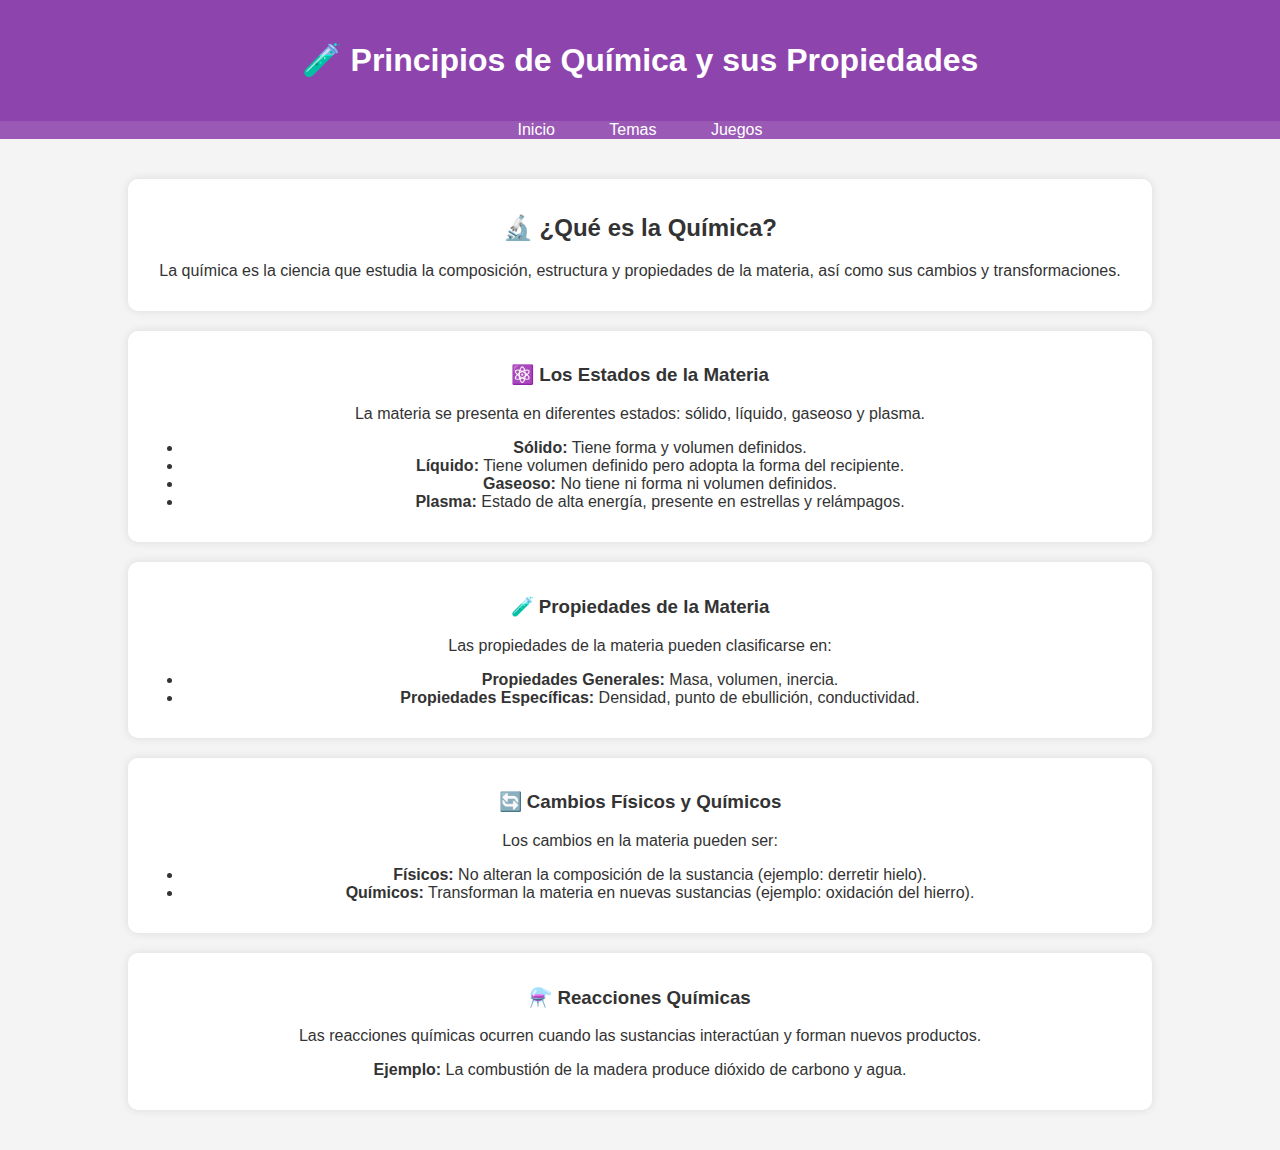
<file: Quimica/index.html>
<!DOCTYPE html>
<html lang="es">
<head>
    <meta charset="UTF-8">
    <meta name="viewport" content="width=device-width, initial-scale=1.0">
    <title>Principios de Química</title>
    <link rel="stylesheet" href="css/style.css">
</head>
<body>
    <header>
        <h1>🧪 Principios de Química y sus Propiedades</h1>
    </header>

    <nav>
        <ul>
            <li><a href="index.html">Inicio</a></li>
            <li><a href="temas.html">Temas</a></li>
            <li><a href="juegos.html">Juegos</a></li>
            
        </ul>
    </nav>

    <main>
        <section>
            <h2>🔬 ¿Qué es la Química?</h2>
            <p>La química es la ciencia que estudia la composición, estructura y propiedades de la materia, así como sus cambios y transformaciones.</p>
        </section>

        <section class="subtema">
            <h3>⚛️ Los Estados de la Materia</h3>
            <p>La materia se presenta en diferentes estados: sólido, líquido, gaseoso y plasma.</p>
            <ul>
                <li><strong>Sólido:</strong> Tiene forma y volumen definidos.</li>
                <li><strong>Líquido:</strong> Tiene volumen definido pero adopta la forma del recipiente.</li>
                <li><strong>Gaseoso:</strong> No tiene ni forma ni volumen definidos.</li>
                <li><strong>Plasma:</strong> Estado de alta energía, presente en estrellas y relámpagos.</li>
            </ul>
        </section>

        <section class="subtema">
            <h3>🧪 Propiedades de la Materia</h3>
            <p>Las propiedades de la materia pueden clasificarse en:</p>
            <ul>
                <li><strong>Propiedades Generales:</strong> Masa, volumen, inercia.</li>
                <li><strong>Propiedades Específicas:</strong> Densidad, punto de ebullición, conductividad.</li>
            </ul>
        </section>

        <section class="subtema">
            <h3>🔄 Cambios Físicos y Químicos</h3>
            <p>Los cambios en la materia pueden ser:</p>
            <ul>
                <li><strong>Físicos:</strong> No alteran la composición de la sustancia (ejemplo: derretir hielo).</li>
                <li><strong>Químicos:</strong> Transforman la materia en nuevas sustancias (ejemplo: oxidación del hierro).</li>
            </ul>
        </section>

        <section class="subtema">
            <h3>⚗️ Reacciones Químicas</h3>
            <p>Las reacciones químicas ocurren cuando las sustancias interactúan y forman nuevos productos.</p>
            <p><strong>Ejemplo:</strong> La combustión de la madera produce dióxido de carbono y agua.</p>
        </section>


        <!-- Juego: Elementos Químicos -->
        
    </main>

    
</body>
</html>
</file>
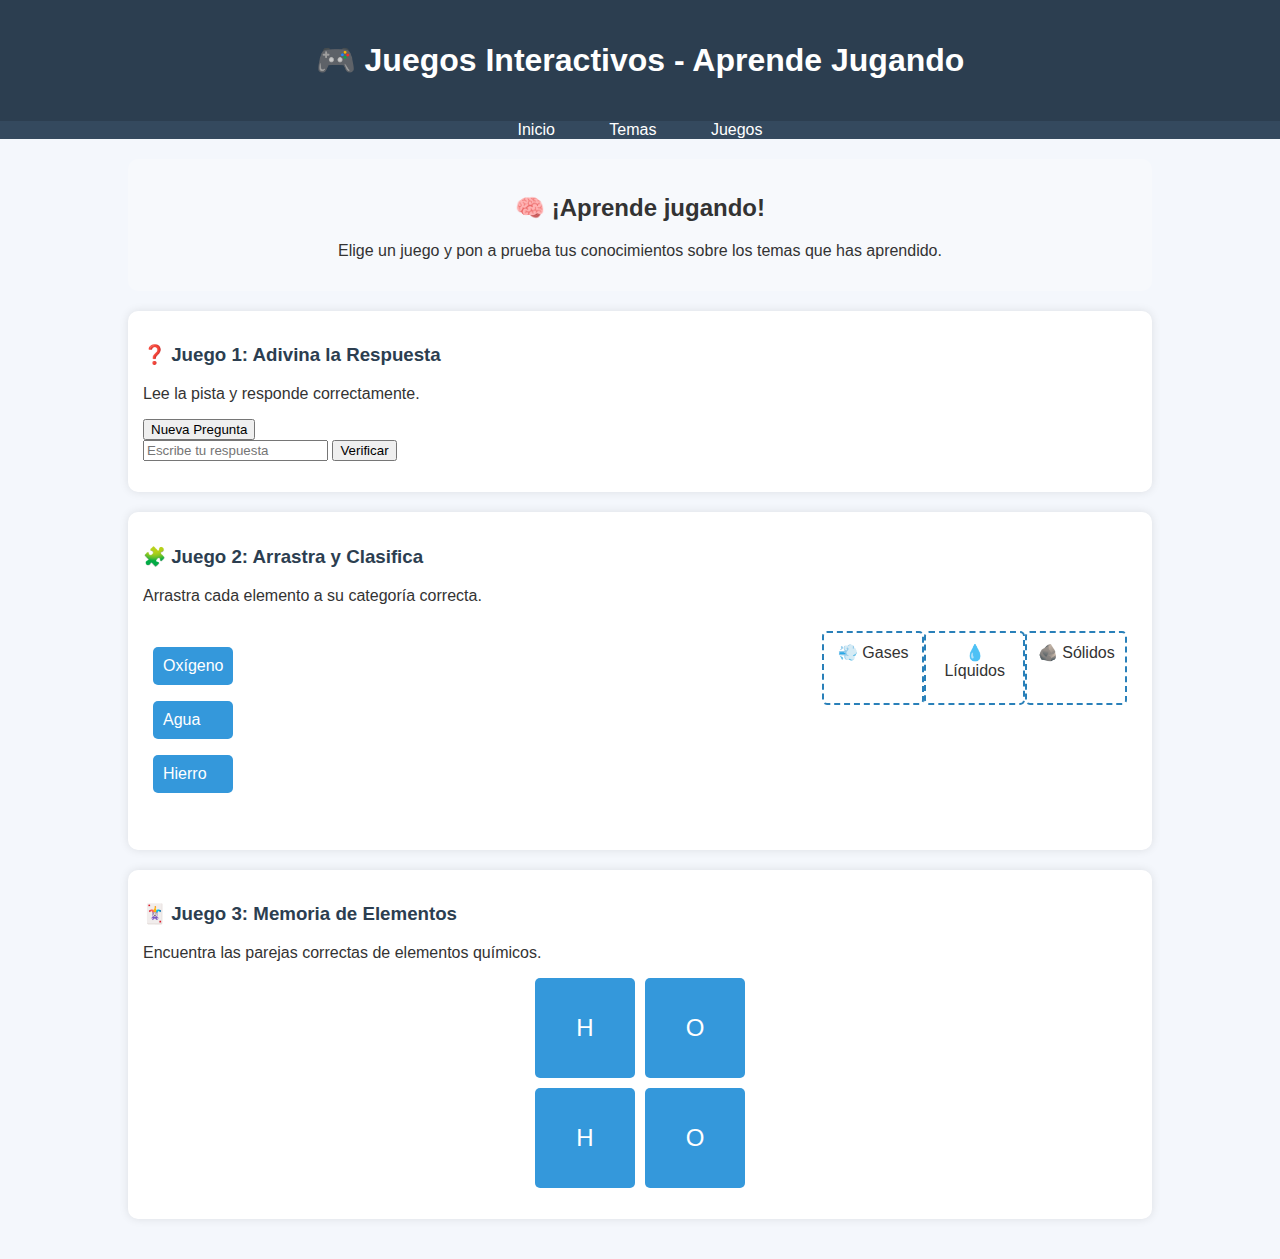
<file: Quimica/juegos.html>
<!DOCTYPE html>
<html lang="es">
<head>
    <meta charset="UTF-8">
    <meta name="viewport" content="width=device-width, initial-scale=1.0">
    <title>Juegos Interactivos</title>
    <link rel="stylesheet" href="css/style-juegos.css">
</head>
<body>
    <header>
        <h1>🎮 Juegos Interactivos - Aprende Jugando</h1>
    </header>

    <nav>
        <ul>
            <li><a href="index.html">Inicio</a></li>
            <li><a href="temas.html">Temas</a></li>
            <li><a href="juegos.html">Juegos</a></li>
        </ul>
    </nav>

    <main>
        <section class="introduccion">
            <h2>🧠 ¡Aprende jugando!</h2>
            <p>Elige un juego y pon a prueba tus conocimientos sobre los temas que has aprendido.</p>
        </section>

        <!-- Juego 1: Adivina la Respuesta -->
        <section class="juego">
            <h3>❓ Juego 1: Adivina la Respuesta</h3>
            <p>Lee la pista y responde correctamente.</p>
            <p id="pista"></p>
            <button onclick="mostrarPregunta()">Nueva Pregunta</button>
            <br>
            <input type="text" id="respuesta" placeholder="Escribe tu respuesta">
            <button onclick="verificarRespuesta()">Verificar</button>
            <p id="resultado"></p>
        </section>

        <!-- Juego 2: Arrastra y Clasifica -->
        <section class="juego">
            <h3>🧩 Juego 2: Arrastra y Clasifica</h3>
            <p>Arrastra cada elemento a su categoría correcta.</p>
            <div class="drag-container">
                <div class="opciones">
                    <p draggable="true" ondragstart="drag(event)" id="elemento1">Oxígeno</p>
                    <p draggable="true" ondragstart="drag(event)" id="elemento2">Agua</p>
                    <p draggable="true" ondragstart="drag(event)" id="elemento3">Hierro</p>
                </div>
                <div class="categorias">
                    <div class="dropzone" ondrop="drop(event)" ondragover="allowDrop(event)" data-categoria="gas">💨 Gases</div>
                    <div class="dropzone" ondrop="drop(event)" ondragover="allowDrop(event)" data-categoria="liquido">💧 Líquidos</div>
                    <div class="dropzone" ondrop="drop(event)" ondragover="allowDrop(event)" data-categoria="solido">🪨 Sólidos</div>
                </div>
            </div>
            <p id="mensaje"></p>
        </section>

        <!-- Juego 3: Memoria -->
        <section class="juego">
            <h3>🃏 Juego 3: Memoria de Elementos</h3>
            <p>Encuentra las parejas correctas de elementos químicos.</p>
            <div class="memoria-grid">
                <div class="tarjeta" onclick="voltear(this)">H</div>
                <div class="tarjeta" onclick="voltear(this)">O</div>
                <div class="tarjeta" onclick="voltear(this)">H</div>
                <div class="tarjeta" onclick="voltear(this)">O</div>
            </div>
            <p id="memoriaMensaje"></p>
        </section>
    </main>

    <script src="js/juegos.js"></script>
</body>
</html>
</file>
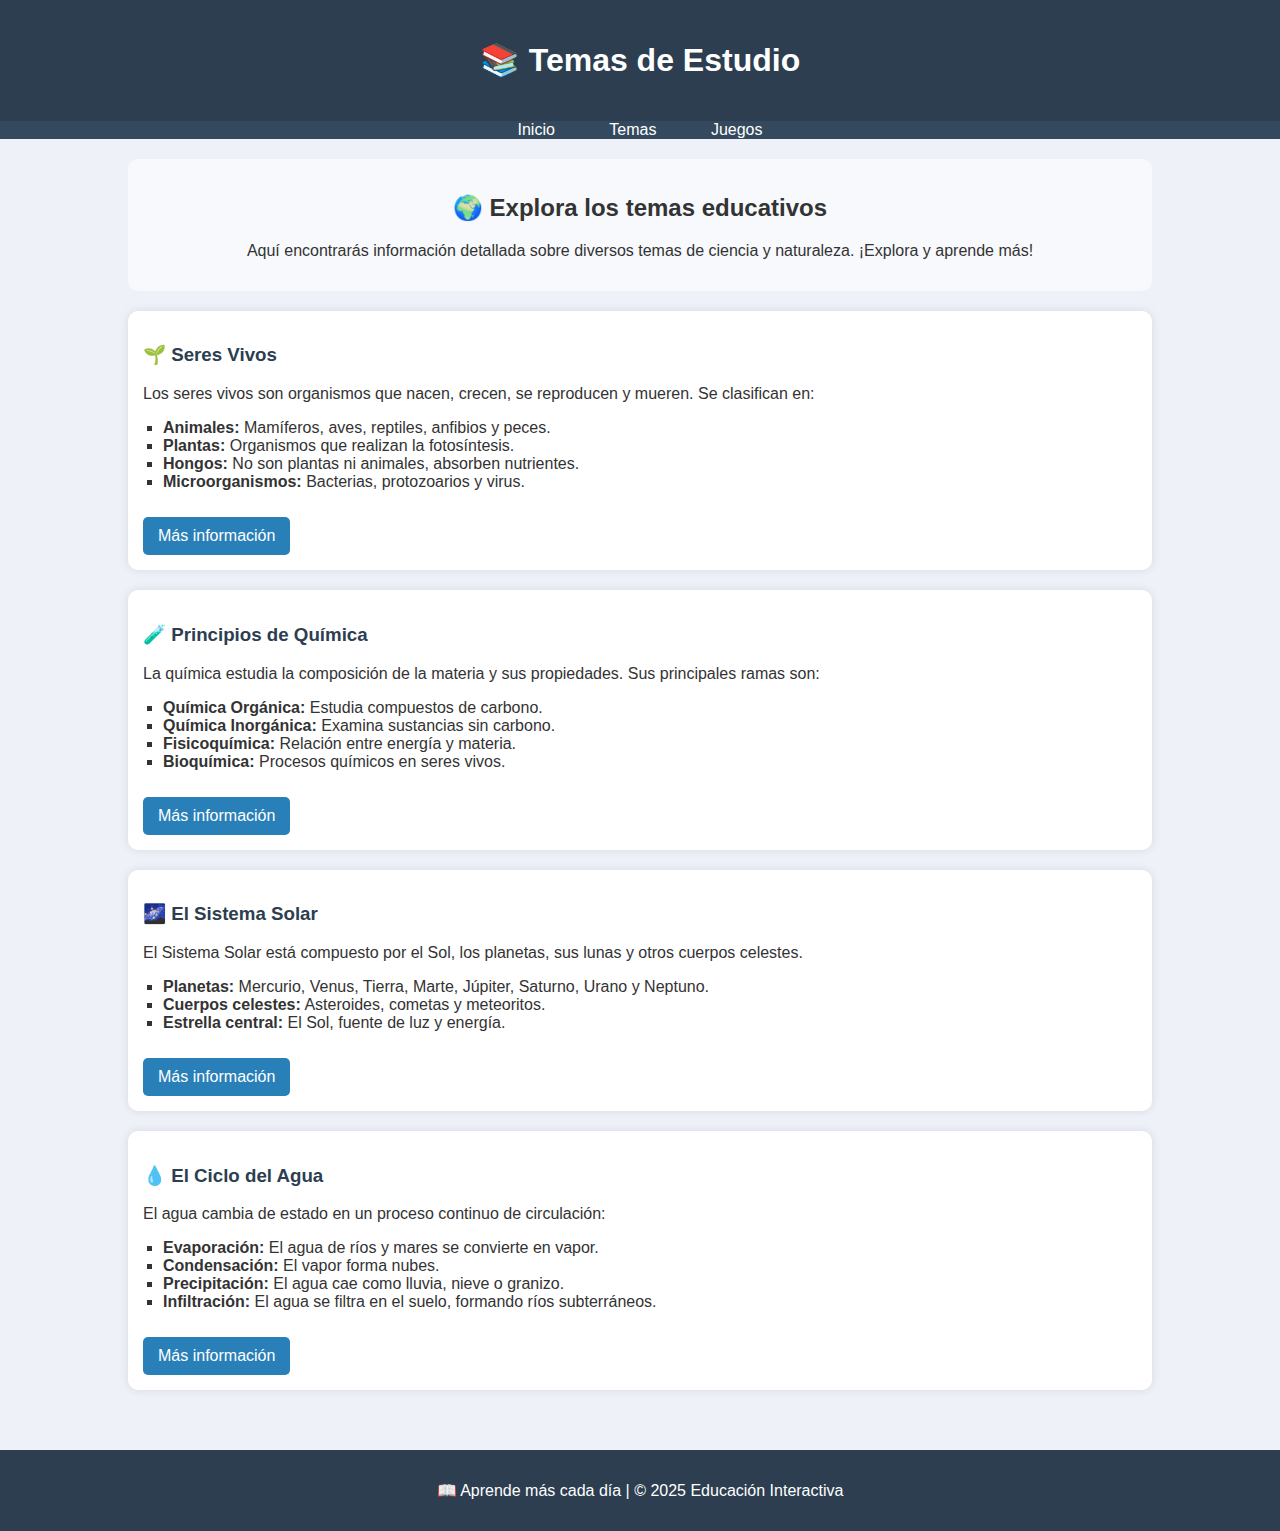
<file: Quimica/temas.html>
<!DOCTYPE html>
<html lang="es">
<head>
    <meta charset="UTF-8">
    <meta name="viewport" content="width=device-width, initial-scale=1.0">
    <title>Temas de Estudio</title>
    <link rel="stylesheet" href="css/stlyes.css">
</head>
<body>
    <header>
        <h1>📚 Temas de Estudio</h1>
    </header>

    <nav>
        <ul>
            <li><a href="index.html">Inicio</a></li>
            <li><a href="temas.html">Temas</a></li>
            <li><a href="juegos.html">Juegos</a></li>
        </ul>
    </nav>

    <main>
        <section class="introduccion">
            <h2>🌍 Explora los temas educativos</h2>
            <p>Aquí encontrarás información detallada sobre diversos temas de ciencia y naturaleza. ¡Explora y aprende más!</p>
        </section>

        <!-- Tema 1: Seres Vivos -->
        <section class="tema">
            <h3>🌱 Seres Vivos</h3>
            <p>Los seres vivos son organismos que nacen, crecen, se reproducen y mueren. Se clasifican en:</p>
            <ul>
                <li><strong>Animales:</strong> Mamíferos, aves, reptiles, anfibios y peces.</li>
                <li><strong>Plantas:</strong> Organismos que realizan la fotosíntesis.</li>
                <li><strong>Hongos:</strong> No son plantas ni animales, absorben nutrientes.</li>
                <li><strong>Microorganismos:</strong> Bacterias, protozoarios y virus.</li>
            </ul>
            <a href="seres_vivos.html" class="boton">Más información</a>
        </section>

        <!-- Tema 2: Química -->
        <section class="tema">
            <h3>🧪 Principios de Química</h3>
            <p>La química estudia la composición de la materia y sus propiedades. Sus principales ramas son:</p>
            <ul>
                <li><strong>Química Orgánica:</strong> Estudia compuestos de carbono.</li>
                <li><strong>Química Inorgánica:</strong> Examina sustancias sin carbono.</li>
                <li><strong>Fisicoquímica:</strong> Relación entre energía y materia.</li>
                <li><strong>Bioquímica:</strong> Procesos químicos en seres vivos.</li>
            </ul>
            <a href="quimica.html" class="boton">Más información</a>
        </section>

        <!-- Tema 3: El Sistema Solar -->
        <section class="tema">
            <h3>🌌 El Sistema Solar</h3>
            <p>El Sistema Solar está compuesto por el Sol, los planetas, sus lunas y otros cuerpos celestes.</p>
            <ul>
                <li><strong>Planetas:</strong> Mercurio, Venus, Tierra, Marte, Júpiter, Saturno, Urano y Neptuno.</li>
                <li><strong>Cuerpos celestes:</strong> Asteroides, cometas y meteoritos.</li>
                <li><strong>Estrella central:</strong> El Sol, fuente de luz y energía.</li>
            </ul>
            <a href="sistema_solar.html" class="boton">Más información</a>
        </section>

        <!-- Tema 4: El Ciclo del Agua -->
        <section class="tema">
            <h3>💧 El Ciclo del Agua</h3>
            <p>El agua cambia de estado en un proceso continuo de circulación:</p>
            <ul>
                <li><strong>Evaporación:</strong> El agua de ríos y mares se convierte en vapor.</li>
                <li><strong>Condensación:</strong> El vapor forma nubes.</li>
                <li><strong>Precipitación:</strong> El agua cae como lluvia, nieve o granizo.</li>
                <li><strong>Infiltración:</strong> El agua se filtra en el suelo, formando ríos subterráneos.</li>
            </ul>
            <a href="ciclo_agua.html" class="boton">Más información</a>
        </section>
    </main>

    <footer>
        <p>📖 Aprende más cada día | © 2025 Educación Interactiva</p>
    </footer>
</body>
</html>
</file>
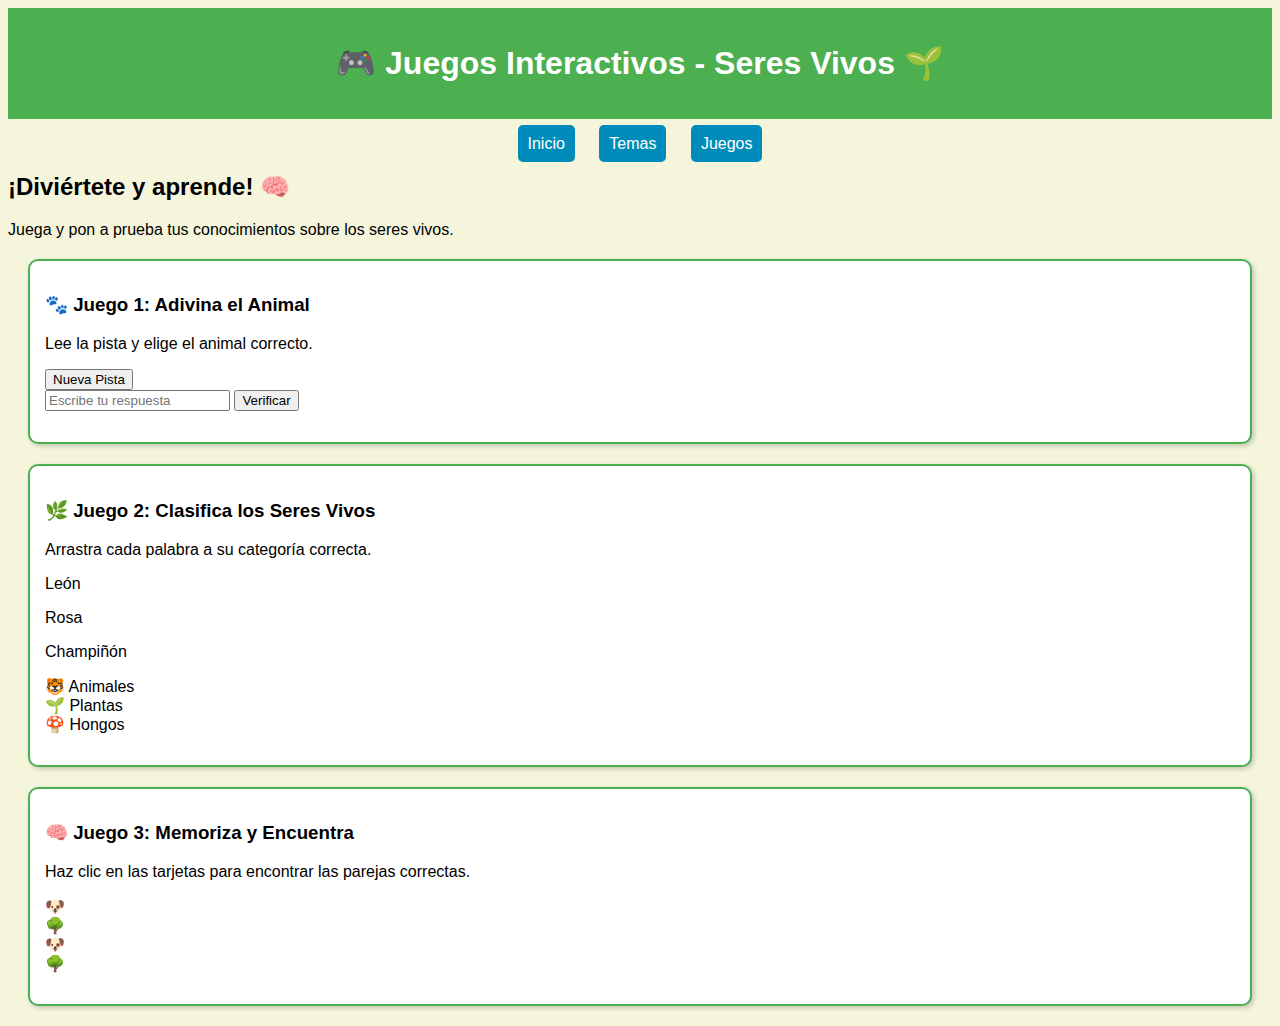
<file: seres vivos/juegos.html>
<!DOCTYPE html>
<html lang="es">
<head>
    <meta charset="UTF-8">
    <meta name="viewport" content="width=device-width, initial-scale=1.0">
    <title>Juegos Interactivos</title>
    <link rel="stylesheet" href="css/style2.css">
</head>
<body>
    <header>
        <h1>🎮 Juegos Interactivos - Seres Vivos 🌱</h1>
    </header>

    <nav>
        <ul>
            <li><a href="index.html">Inicio</a></li>
            <li><a href="temas.html">Temas</a></li>
            <li><a href="juegos.html">Juegos</a></li>
        </ul>
    </nav>

    <main>
        <section>
            <h2>¡Diviértete y aprende! 🧠</h2>
            <p>Juega y pon a prueba tus conocimientos sobre los seres vivos.</p>
        </section>

        <!-- Juego 1: Adivina el animal -->
        <section class="juego">
            <h3>🐾 Juego 1: Adivina el Animal</h3>
            <p>Lee la pista y elige el animal correcto.</p>
            <p id="pista"></p>
            <button onclick="mostrarPregunta()">Nueva Pista</button>
            <br>
            <input type="text" id="respuesta" placeholder="Escribe tu respuesta">
            <button onclick="verificarRespuesta()">Verificar</button>
            <p id="resultado"></p>
        </section>

        <!-- Juego 2: Clasifica los seres vivos -->
        <section class="juego">
            <h3>🌿 Juego 2: Clasifica los Seres Vivos</h3>
            <p>Arrastra cada palabra a su categoría correcta.</p>
            <div class="drag-container">
                <div class="opciones">
                    <p draggable="true" ondragstart="drag(event)" id="animal">León</p>
                    <p draggable="true" ondragstart="drag(event)" id="planta">Rosa</p>
                    <p draggable="true" ondragstart="drag(event)" id="hongo">Champiñón</p>
                </div>
                <div class="categorias">
                    <div class="dropzone" ondrop="drop(event)" ondragover="allowDrop(event)" data-categoria="animal">🐯 Animales</div>
                    <div class="dropzone" ondrop="drop(event)" ondragover="allowDrop(event)" data-categoria="planta">🌱 Plantas</div>
                    <div class="dropzone" ondrop="drop(event)" ondragover="allowDrop(event)" data-categoria="hongo">🍄 Hongos</div>
                </div>
            </div>
            <p id="mensaje"></p>
        </section>

        <!-- Juego 3: Memoriza y Encuentra -->
        <section class="juego">
            <h3>🧠 Juego 3: Memoriza y Encuentra</h3>
            <p>Haz clic en las tarjetas para encontrar las parejas correctas.</p>
            <div class="memoria-grid">
                <div class="tarjeta" onclick="voltear(this)">🐶</div>
                <div class="tarjeta" onclick="voltear(this)">🌳</div>
                <div class="tarjeta" onclick="voltear(this)">🐶</div>
                <div class="tarjeta" onclick="voltear(this)">🌳</div>
            </div>
            <p id="memoriaMensaje"></p>
        </section>
    </main>

    <script src="js/juegos.js"></script>
</body>
</html>
</file>
<file: Quimica/css/style.css>
/* Estilos Generales */
body {
    font-family: Arial, sans-serif;
    margin: 0;
    padding: 0;
    background-color: #f4f4f4;
    color: #333;
}

/* Encabezado */
header {
    background-color: #8e44ad;
    color: white;
    text-align: center;
    padding: 20px;
}

/* Menú de Navegación */
nav ul {
    list-style: none;
    padding: 0;
    text-align: center;
    background-color: #9b59b6;
    margin: 0;
}

nav ul li {
    display: inline;
    margin: 10px;
}

nav ul li a {
    text-decoration: none;
    color: white;
    padding: 10px 15px;
    border-radius: 5px;
}

nav ul li a:hover {
    background-color: #6d3c8e;
}

/* Secciones */
main {
    width: 80%;
    margin: auto;
    padding: 20px;
}

section {
    background-color: white;
    padding: 15px;
    margin: 20px 0;
    border-radius: 10px;
    box-shadow: 0px 0px 10px rgba(0, 0, 0, 0.1);
    text-align: center;
}

/* Juegos */
.juego {
    background-color: #f9ebff;
    padding: 15px;
    border: 2px solid #8e44ad;
}

/* Tabla Periódica */
.tabla-periodica {
    margin: auto;
    border-collapse: collapse;
}

.tabla-periodica td {
    width: 50px;
    height: 50px;
    text-align: center;
    border: 1px solid #8e44ad;
    font-size: 20px;
    cursor: pointer;
}

.tabla-periodica td:hover {
    background-color: #d2b4de;
}

/* Pie de Página */
footer {
    text-align: center;
    padding: 15px;
    background-color: #8e44ad;
    color: white;
    margin-top: 20px;
}
</file>
<file: Quimica/css/style-juegos.css>
/* Estilos Generales */
body {
    font-family: Arial, sans-serif;
    margin: 0;
    padding: 0;
    background-color: #f4f7fc;
    color: #333;
}

/* Encabezado */
header {
    background-color: #2c3e50;
    color: white;
    text-align: center;
    padding: 20px;
}

/* Menú de Navegación */
nav ul {
    list-style: none;
    padding: 0;
    text-align: center;
    background-color: #34495e;
    margin: 0;
}

nav ul li {
    display: inline;
    margin: 10px;
}

nav ul li a {
    text-decoration: none;
    color: white;
    padding: 10px 15px;
    border-radius: 5px;
}

nav ul li a:hover {
    background-color: #2c3e50;
}

/* Secciones */
main {
    width: 80%;
    margin: auto;
    padding: 20px;
}

.introduccion {
    background-color: #f7f9fc;
    padding: 15px;
    text-align: center;
    border-radius: 10px;
}

/* Estilos de Juegos */
.juego {
    background-color: white;
    padding: 15px;
    margin: 20px 0;
    border-radius: 10px;
    box-shadow: 0px 0px 10px rgba(0, 0, 0, 0.1);
}

.juego h3 {
    color: #2c3e50;
}

/* Drag and Drop */
.drag-container {
    display: flex;
    justify-content: space-between;
    padding: 10px;
}

.opciones p {
    background-color: #3498db;
    color: white;
    padding: 10px;
    cursor: grab;
    border-radius: 5px;
}

.categorias {
    display: flex;
    justify-content: space-around;
}

.dropzone {
    width: 30%;
    height: 50px;
    border: 2px dashed #2980b9;
    text-align: center;
    padding: 10px;
    border-radius: 5px;
}

/* Memoria */
.memoria-grid {
    display: grid;
    grid-template-columns: repeat(2, 100px);
    gap: 10px;
    justify-content: center;
}

.tarjeta {
    width: 100px;
    height: 100px;
    background-color: #3498db;
    color: white;
    text-align: center;
    line-height: 100px;
    font-size: 24px;
    cursor: pointer;
    border-radius: 5px;
}

.tarjeta:hover {
    background-color: #2980b9;
}
</file>
<file: Quimica/css/stlyes.css>
/* Estilos Generales */
body {
    font-family: Arial, sans-serif;
    margin: 0;
    padding: 0;
    background-color: #eef1f7;
    color: #333;
}

/* Encabezado */
header {
    background-color: #2c3e50;
    color: white;
    text-align: center;
    padding: 20px;
}

/* Menú de Navegación */
nav ul {
    list-style: none;
    padding: 0;
    text-align: center;
    background-color: #34495e;
    margin: 0;
}

nav ul li {
    display: inline;
    margin: 10px;
}

nav ul li a {
    text-decoration: none;
    color: white;
    padding: 10px 15px;
    border-radius: 5px;
}

nav ul li a:hover {
    background-color: #2c3e50;
}

/* Secciones */
main {
    width: 80%;
    margin: auto;
    padding: 20px;
}

.introduccion {
    background-color: #f7f9fc;
    padding: 15px;
    text-align: center;
    border-radius: 10px;
}

/* Estilos de cada tema */
.tema {
    background-color: white;
    padding: 15px;
    margin: 20px 0;
    border-radius: 10px;
    box-shadow: 0px 0px 10px rgba(0, 0, 0, 0.1);
}

.tema h3 {
    color: #2c3e50;
}

.tema ul {
    list-style: square;
    padding-left: 20px;
}

/* Botones */
.boton {
    display: inline-block;
    padding: 10px 15px;
    margin-top: 10px;
    text-decoration: none;
    background-color: #2980b9;
    color: white;
    border-radius: 5px;
}

.boton:hover {
    background-color: #1f618d;
}

/* Pie de Página */
footer {
    text-align: center;
    padding: 15px;
    background-color: #2c3e50;
    color: white;
    margin-top: 20px;
}
</file>
<file: seres vivos/css/style2.css>
body {
    background-color: #f5f5dc; /* Un color beige claro */
    font-family: Arial, sans-serif;
}

header {
    background-color: #4CAF50;
    color: white;
    padding: 15px;
    text-align: center;
}

nav ul {
    list-style: none;
    padding: 0;
    text-align: center;
}

nav ul li {
    display: inline;
    margin: 10px;
}

nav ul li a {
    text-decoration: none;
    color: white;
    background-color: #008CBA;
    padding: 10px;
    border-radius: 5px;
}

.juego {
    border: 2px solid #4CAF50;
    margin: 20px;
    padding: 15px;
    border-radius: 10px;
    background-color: white;
    box-shadow: 2px 2px 5px rgba(0, 0, 0, 0.2);
}
</file>
